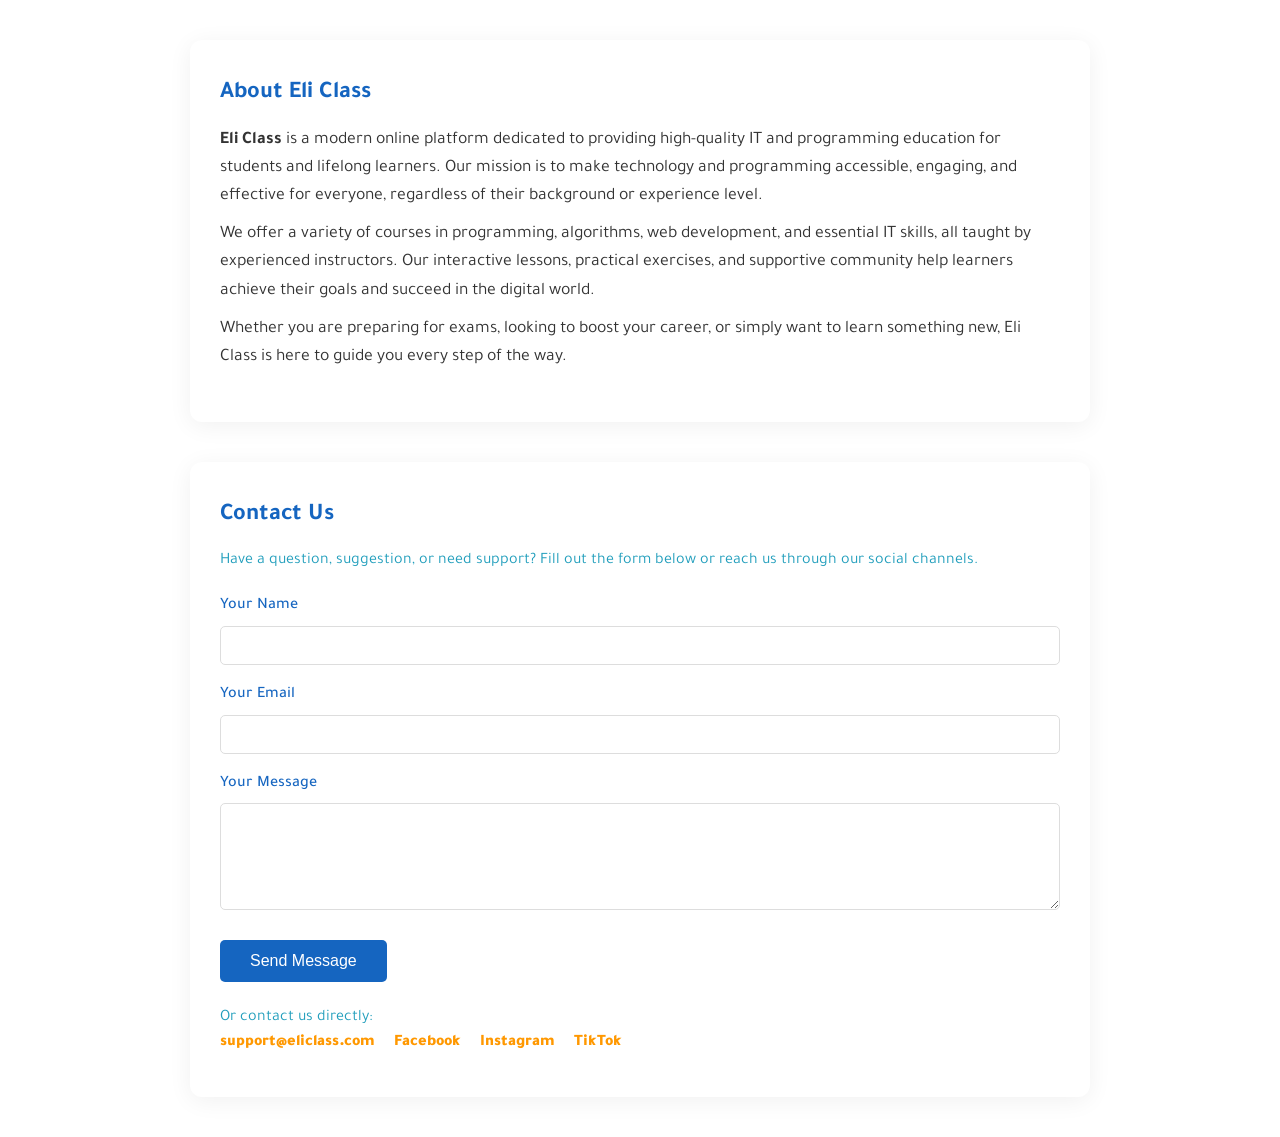
<file: about-contact.html>
<!DOCTYPE html>
<html lang="en" dir="ltr">
<head>
    <meta charset="UTF-8">
    <meta name="viewport" content="width=device-width, initial-scale=1.0">
    <title>About Eli Class & Contact Us</title>
    <link rel="icon" href="source/eliclass.png" type="image/x-icon">
    <link rel="stylesheet" href="style.css">
    <link href="https://fonts.googleapis.com/css2?family=Tajawal:wght@400;500;700&display=swap" rel="stylesheet">
    <style>
        .about-section, .contact-section {
            background: #fff;
            border-radius: 12px;
            box-shadow: 0 4px 24px rgba(0,0,0,0.06);
            margin: 40px auto;
            max-width: 900px;
            padding: 40px 30px;
        }
        .about-section h2, .contact-section h2 {
            color: #1565c0;
            margin-bottom: 18px;
        }
        .about-section p {
            color: #333;
            font-size: 1.1rem;
            margin-bottom: 10px;
        }
        .contact-section form {
            margin-top: 20px;
        }
        .contact-section label {
            display: block;
            margin-bottom: 6px;
            color: #1565c0;
            font-weight: 500;
        }
        .contact-section input, .contact-section textarea {
            width: 100%;
            padding: 10px;
            margin-bottom: 18px;
            border: 1px solid #ddd;
            border-radius: 5px;
            font-family: inherit;
        }
        .contact-section button {
            background: #1565c0;
            color: #fff;
            border: none;
            padding: 12px 30px;
            border-radius: 5px;
            font-size: 1rem;
            cursor: pointer;
            transition: background 0.2s;
        }
        .contact-section button:hover {
            background: #0d47a1;
        }
        .contact-info {
            margin-top: 24px;
        }
        .contact-info a {
            color: #ff9800;
            text-decoration: none;
            margin-right: 15px;
        }
        .contact-info a:hover {
            text-decoration: underline;
        }
    </style>
</head>
<body>
    <section class="about-section">
        <h2>About Eli Class</h2>
        <p><strong>Eli Class</strong> is a modern online platform dedicated to providing high-quality IT and programming education for students and lifelong learners. Our mission is to make technology and programming accessible, engaging, and effective for everyone, regardless of their background or experience level.</p>
        <p>We offer a variety of courses in programming, algorithms, web development, and essential IT skills, all taught by experienced instructors. Our interactive lessons, practical exercises, and supportive community help learners achieve their goals and succeed in the digital world.</p>
        <p>Whether you are preparing for exams, looking to boost your career, or simply want to learn something new, Eli Class is here to guide you every step of the way.</p>
    </section>

    <section class="contact-section">
        <h2>Contact Us</h2>
        <p>Have a question, suggestion, or need support? Fill out the form below or reach us through our social channels.</p>
        <form id="contactForm" autocomplete="off">
            <label for="name">Your Name</label>
            <input type="text" id="name" name="name" required>

            <label for="email">Your Email</label>
            <input type="email" id="email" name="email" required>

            <label for="message">Your Message</label>
            <textarea id="message" name="message" rows="5" required></textarea>

            <button type="submit">Send Message</button>
        </form>
        <div class="contact-info">
            <p>Or contact us directly:</p>
            <a href="mailto:support@eliclass.com">support@eliclass.com</a>
            <a href="https://www.facebook.com/profile.php?id=61572584305078" target="_blank">Facebook</a>
            <a href="https://www.instagram.com/synta.academy/" target="_blank">Instagram</a>
            <a href="https://www.tiktok.com/@synta.academy" target="_blank">TikTok</a>
        </div>
    </section>
    <script>
        // Simple form handler (demo only)
        document.getElementById('contactForm').addEventListener('submit', function(e) {
            e.preventDefault();
            alert('Thank you for contacting Eli Class! We will get back to you soon.');
            this.reset();
        });
    </script>
</body>
</html>
</file>
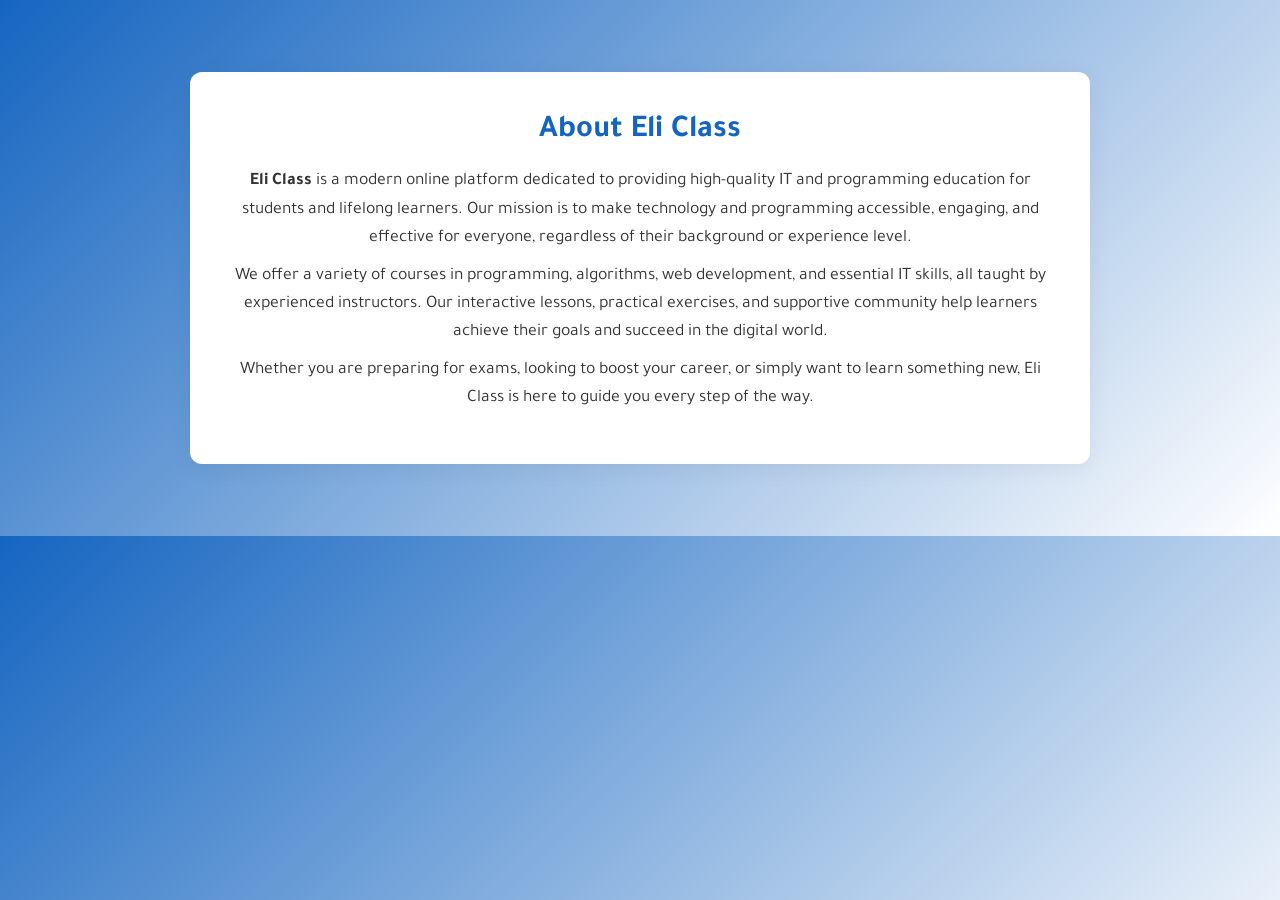
<file: about.html>
<!DOCTYPE html>
<html lang="en" dir="ltr">
<head>
    <meta charset="UTF-8">
    <meta name="viewport" content="width=device-width, initial-scale=1.0">
    <title>About Eli Class</title>
    <link rel="icon" href="source/eliclass.png" type="image/x-icon">
    <link rel="stylesheet" href="style.css">
    <link href="https://fonts.googleapis.com/css2?family=Tajawal:wght@400;500;700&display=swap" rel="stylesheet">
    <link rel="stylesheet" href="css/static-page.css">
    <style>
        .about-section {
            background: #fff;
            border-radius: 12px;
            box-shadow: 0 4px 24px rgba(0,0,0,0.06);
            margin: 40px auto;
            max-width: 900px;
            padding: 40px 30px;
        }
        .about-section h2 {
            color: #1565c0;
            margin-bottom: 18px;
        }
        .about-section p {
            color: #333;
            font-size: 1.1rem;
            margin-bottom: 10px;
        }
    </style>
</head>
<body>
    <section class="about-section">
        <h2>About Eli Class</h2>
        <p><strong>Eli Class</strong> is a modern online platform dedicated to providing high-quality IT and programming education for students and lifelong learners. Our mission is to make technology and programming accessible, engaging, and effective for everyone, regardless of their background or experience level.</p>
        <p>We offer a variety of courses in programming, algorithms, web development, and essential IT skills, all taught by experienced instructors. Our interactive lessons, practical exercises, and supportive community help learners achieve their goals and succeed in the digital world.</p>
        <p>Whether you are preparing for exams, looking to boost your career, or simply want to learn something new, Eli Class is here to guide you every step of the way.</p>
    </section>
</body>
</html>
</file>
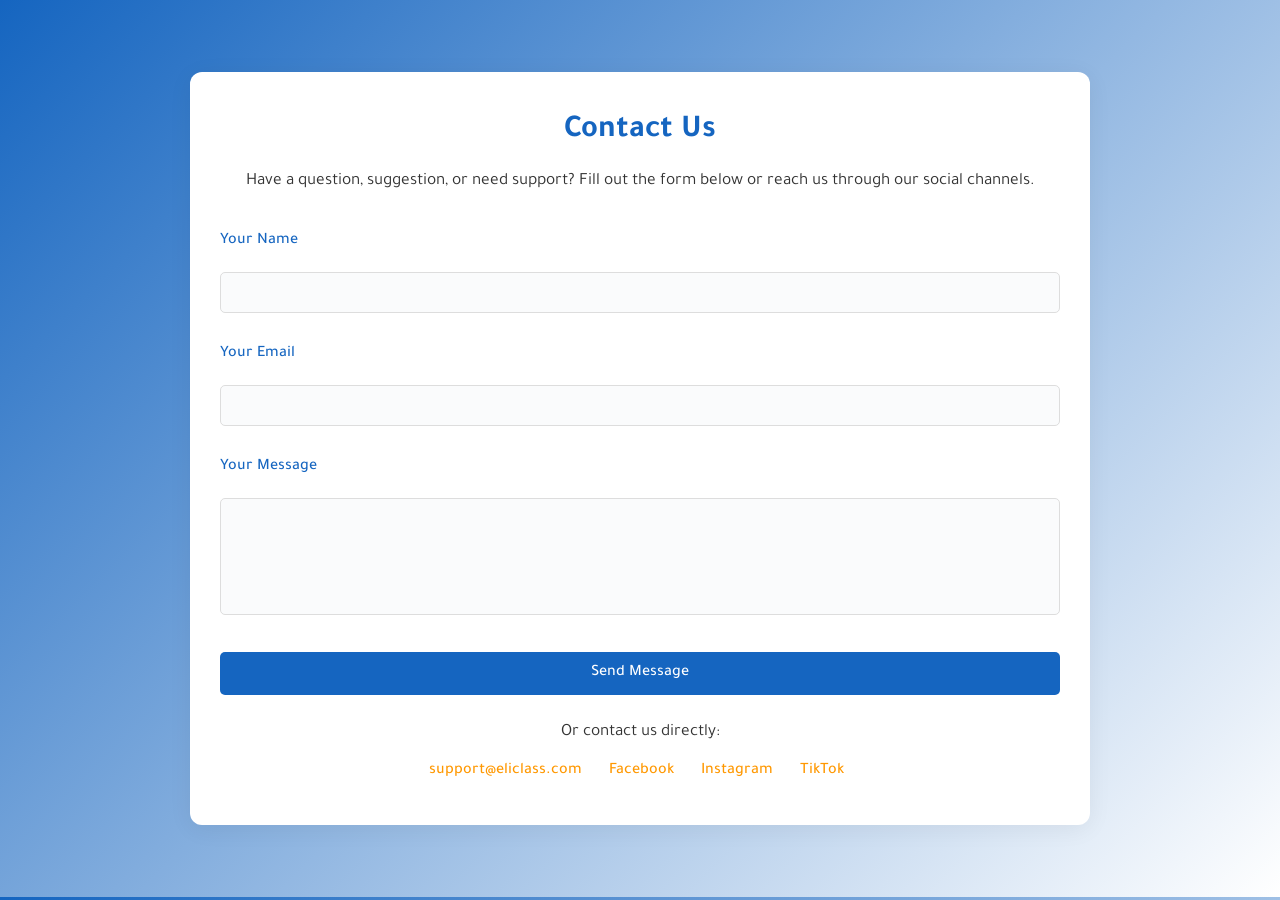
<file: contact.html>
<!DOCTYPE html>
<html lang="en" dir="ltr">
<head>
    <meta charset="UTF-8">
    <meta name="viewport" content="width=device-width, initial-scale=1.0">
    <title>Contact Us - Eli Class</title>
    <link rel="icon" href="source/eliclass.png" type="image/x-icon">
    <link rel="stylesheet" href="style.css">
    <link href="https://fonts.googleapis.com/css2?family=Tajawal:wght@400;500;700&display=swap" rel="stylesheet">
    <link rel="stylesheet" href="css/static-page.css">
    <style>
        .contact-section {
            background: #fff;
            border-radius: 12px;
            box-shadow: 0 4px 24px rgba(0,0,0,0.06);
            margin: 40px auto;
            max-width: 900px;
            padding: 40px 30px;
        }
        .contact-section h2 {
            color: #1565c0;
            margin-bottom: 18px;
        }
        .contact-section form {
            margin-top: 20px;
        }
        .contact-section label {
            display: block;
            margin-bottom: 6px;
            color: #1565c0;
            font-weight: 500;
        }
        .contact-section input, .contact-section textarea {
            width: 100%;
            padding: 10px;
            margin-bottom: 18px;
            border: 1px solid #ddd;
            border-radius: 5px;
            font-family: inherit;
        }
        .contact-section button {
            background: #1565c0;
            color: #fff;
            border: none;
            padding: 12px 30px;
            border-radius: 5px;
            font-size: 1rem;
            cursor: pointer;
            transition: background 0.2s;
        }
        .contact-section button:hover {
            background: #0d47a1;
        }
        .contact-info {
            margin-top: 24px;
        }
        .contact-info a {
            color: #ff9800;
            text-decoration: none;
            margin-right: 15px;
        }
        .contact-info a:hover {
            text-decoration: underline;
        }
    </style>
</head>
<body>
    <section class="contact-section">
        <h2>Contact Us</h2>
        <p>Have a question, suggestion, or need support? Fill out the form below or reach us through our social channels.</p>
        <form id="contactForm" autocomplete="off">
            <label for="name">Your Name</label>
            <input type="text" id="name" name="name" required>

            <label for="email">Your Email</label>
            <input type="email" id="email" name="email" required>

            <label for="message">Your Message</label>
            <textarea id="message" name="message" rows="5" required></textarea>

            <button type="submit">Send Message</button>
        </form>
        <div class="contact-info">
            <p>Or contact us directly:</p>
            <a href="mailto:support@eliclass.com">support@eliclass.com</a>
            <a href="https://www.facebook.com/profile.php?id=61572584305078" target="_blank">Facebook</a>
            <a href="https://www.instagram.com/synta.academy/" target="_blank">Instagram</a>
            <a href="https://www.tiktok.com/@synta.academy" target="_blank">TikTok</a>
        </div>
    </section>
    <script>
        // Simple form handler (demo only)
        document.getElementById('contactForm').addEventListener('submit', function(e) {
            e.preventDefault();
            alert('Thank you for contacting Eli Class! We will get back to you soon.');
            this.reset();
        });
    </script>
</body>
</html>
</file>
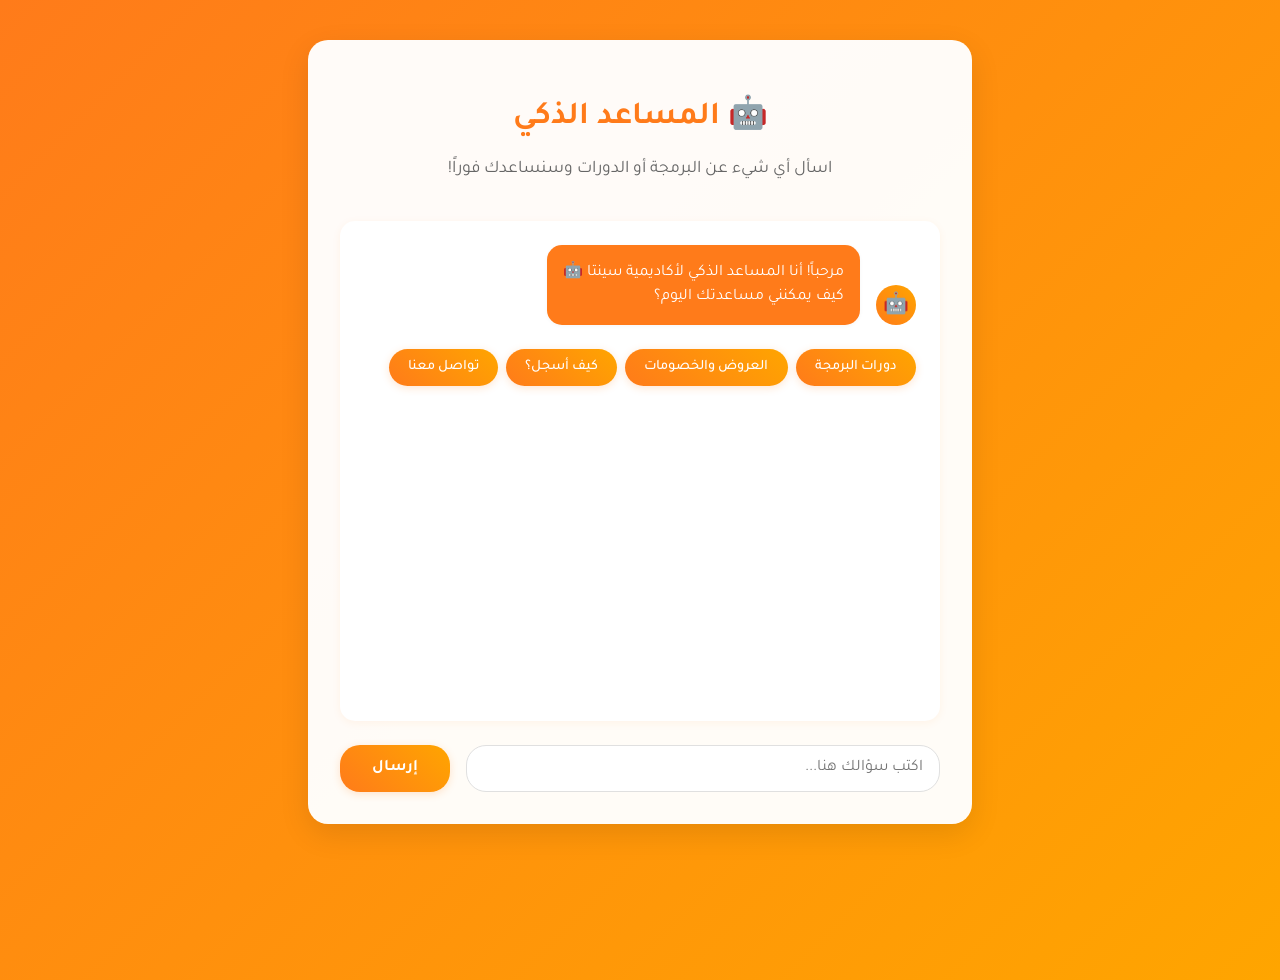
<file: pages/chatbot/chatbot.html>
<!DOCTYPE html>
<html lang="ar" dir="rtl">
<head>
    <meta charset="UTF-8">
    <meta name="viewport" content="width=device-width, initial-scale=1.0">
    <title>المساعد الذكي - أكاديمية سينتا</title>
    <link rel="preconnect" href="https://fonts.googleapis.com">
    <link rel="preconnect" href="https://fonts.gstatic.com" crossorigin>
    <link href="https://fonts.googleapis.com/css2?family=Tajawal:wght@400;500;700&display=swap" rel="stylesheet">
    <link rel="stylesheet" href="../../css/chatbot.css">
</head>
<body>
    <div class="chatbot-container">
        <div class="chatbot-header">
            <h1>🤖 المساعد الذكي</h1>
            <p>اسأل أي شيء عن البرمجة أو الدورات وسنساعدك فوراً!</p>
        </div>
        <div class="chatbot-messages" id="chatbot-messages"></div>
        <form class="chatbot-input" id="chatbot-form">
            <input type="text" id="chatbot-question" placeholder="اكتب سؤالك هنا..." autocomplete="off">
            <button type="submit">إرسال</button>
        </form>
    </div>
    <script src="../../js/chatbot.js"></script>
</body>
</html>
</file>
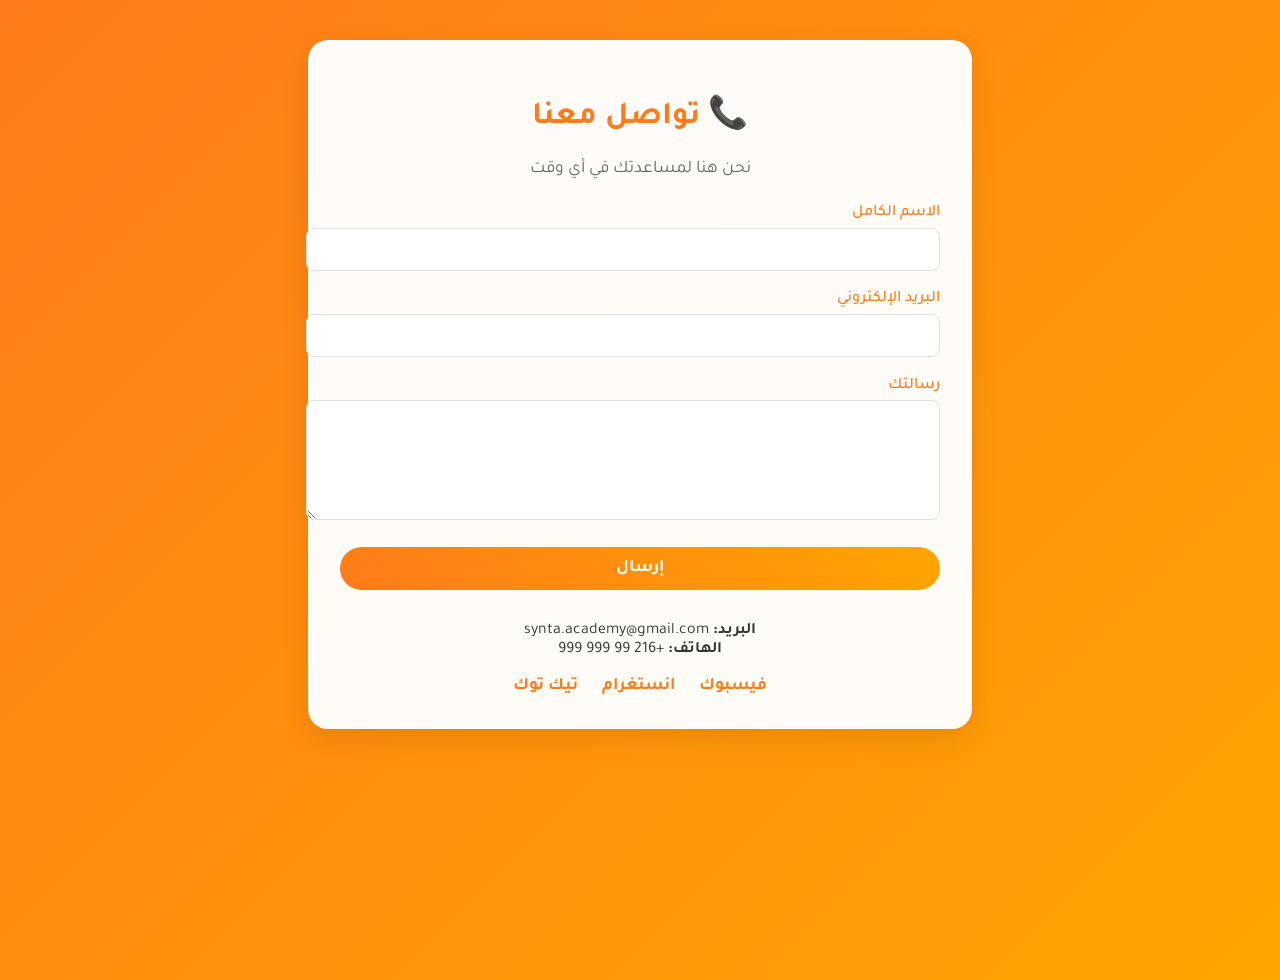
<file: pages/contact/contact.html>
<!DOCTYPE html>
<html lang="ar" dir="rtl">
<head>
    <meta charset="UTF-8">
    <meta name="viewport" content="width=device-width, initial-scale=1.0">
    <title>تواصل معنا - أكاديمية سينتا</title>
    <link rel="preconnect" href="https://fonts.googleapis.com">
    <link rel="preconnect" href="https://fonts.gstatic.com" crossorigin>
    <link href="https://fonts.googleapis.com/css2?family=Tajawal:wght@400;500;700&display=swap" rel="stylesheet">
    <link rel="stylesheet" href="../../css/contact.css">
</head>
<body>
    <div class="contact-container">
        <div class="contact-header">
            <h1>📞 تواصل معنا</h1>
            <p>نحن هنا لمساعدتك في أي وقت</p>
        </div>
        <form class="contact-form" id="contact-form">
            <div class="form-group">
                <label for="name">الاسم الكامل</label>
                <input type="text" id="name" required>
            </div>
            <div class="form-group">
                <label for="email">البريد الإلكتروني</label>
                <input type="email" id="email" required>
            </div>
            <div class="form-group">
                <label for="message">رسالتك</label>
                <textarea id="message" rows="5" required></textarea>
            </div>
            <button type="submit" class="contact-btn">إرسال</button>
        </form>
        <div class="contact-info">
            <div><strong>البريد:</strong> synta.academy@gmail.com</div>
            <div><strong>الهاتف:</strong> +216 99 999 999</div>
            <div class="social-links">
                <a href="#"><span>فيسبوك</span></a>
                <a href="#"><span>انستغرام</span></a>
                <a href="#"><span>تيك توك</span></a>
            </div>
        </div>
    </div>
    <script src="../../js/contact.js"></script>
</body>
</html>
</file>
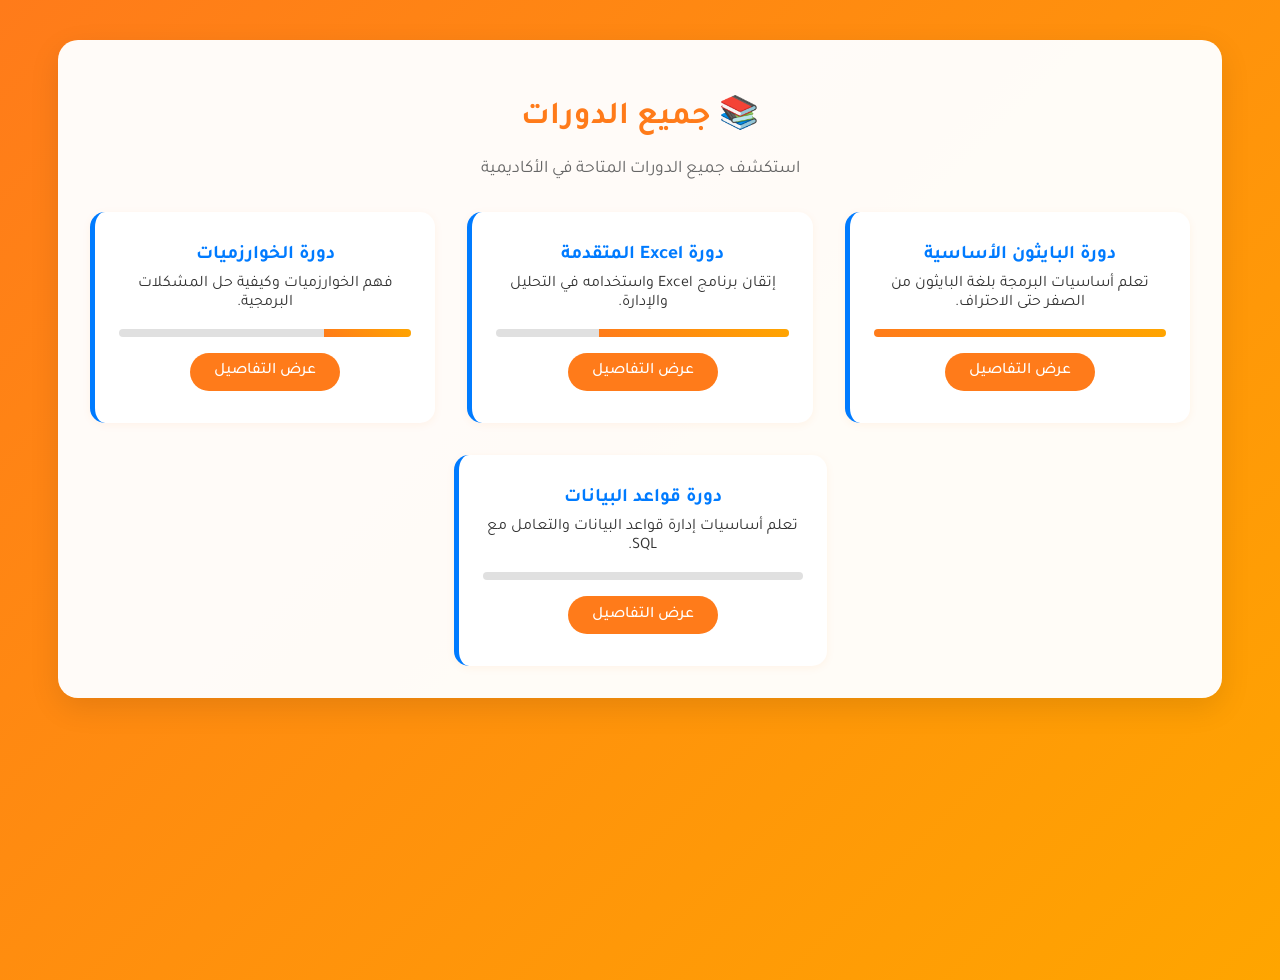
<file: pages/courses/courses.html>
<!DOCTYPE html>
<html lang="ar" dir="rtl">
<head>
    <meta charset="UTF-8">
    <meta name="viewport" content="width=device-width, initial-scale=1.0">
    <title>الدورات - أكاديمية سينتا</title>
    <link rel="preconnect" href="https://fonts.googleapis.com">
    <link rel="preconnect" href="https://fonts.gstatic.com" crossorigin>
    <link href="https://fonts.googleapis.com/css2?family=Tajawal:wght@400;500;700&display=swap" rel="stylesheet">
    <link rel="stylesheet" href="../../css/courses.css">
</head>
<body>
    <div class="courses-container">
        <div class="courses-header">
            <h1>📚 جميع الدورات</h1>
            <p>استكشف جميع الدورات المتاحة في الأكاديمية</p>
        </div>
        <div class="courses-list" id="courses-list">
            <!-- Courses will be loaded here -->
        </div>
    </div>
    <script src="../../js/courses.js"></script>
</body>
</html>
</file>
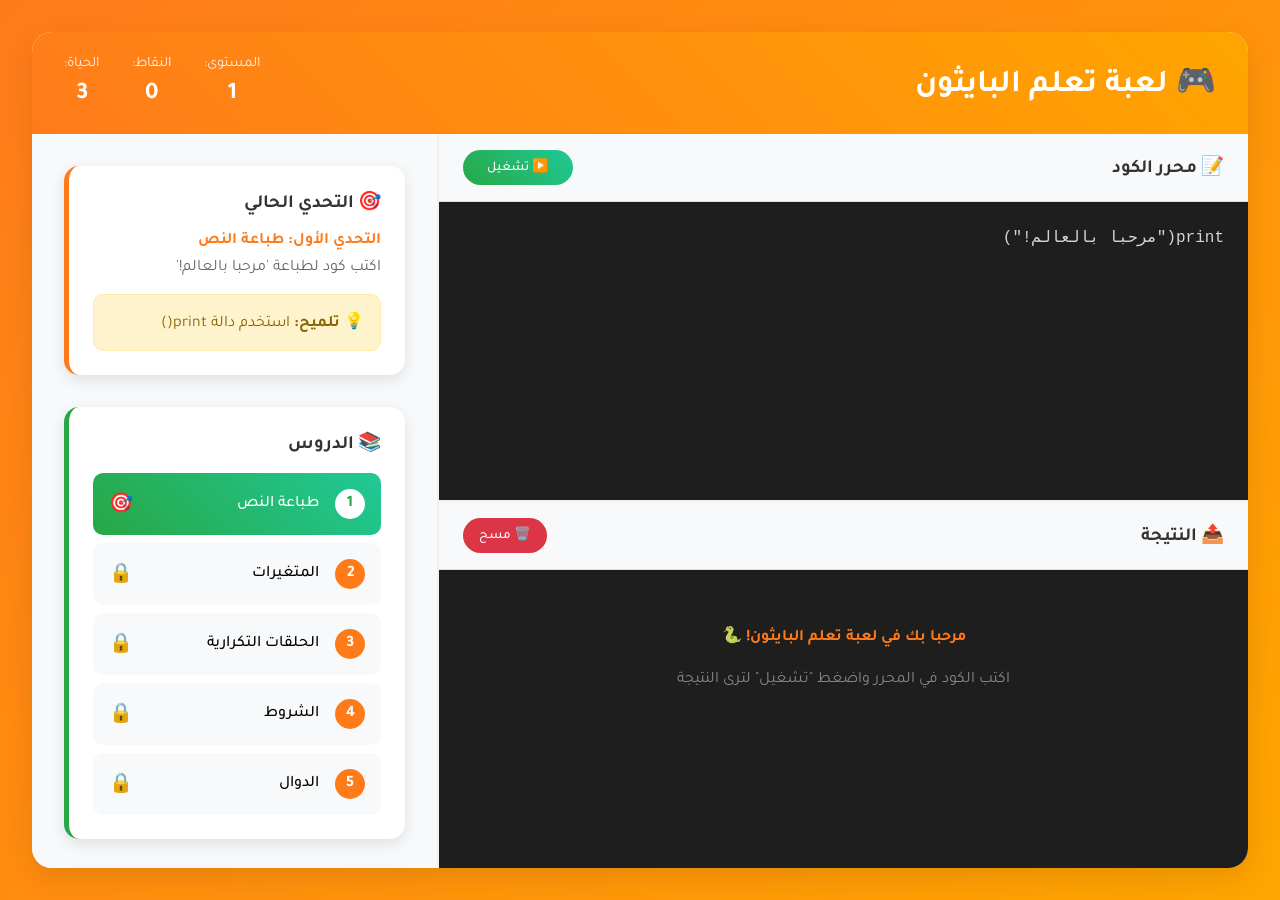
<file: pages/game/game.html>
<!DOCTYPE html>
<html lang="ar" dir="rtl">
<head>
    <meta charset="UTF-8">
    <meta name="viewport" content="width=device-width, initial-scale=1.0">
    <title>لعبة التعلم - أكاديمية سينتا</title>
    <!-- Fonts -->
    <link rel="preconnect" href="https://fonts.googleapis.com">
    <link rel="preconnect" href="https://fonts.gstatic.com" crossorigin>
    <link href="https://fonts.googleapis.com/css2?family=Tajawal:wght@400;500;700&display=swap" rel="stylesheet">
    <!-- CSS -->
    <link rel="stylesheet" href="../../css/game.css">
</head>
<body>
    <div class="game-container">
        <div class="game-header">
            <h1>🎮 لعبة تعلم البايثون</h1>
            <div class="game-stats">
                <div class="stat">
                    <span class="stat-label">المستوى:</span>
                    <span class="stat-value" id="level">1</span>
                </div>
                <div class="stat">
                    <span class="stat-label">النقاط:</span>
                    <span class="stat-value" id="score">0</span>
                </div>
                <div class="stat">
                    <span class="stat-label">الحياة:</span>
                    <span class="stat-value" id="lives">3</span>
                </div>
            </div>
        </div>

        <div class="game-content">
            <div class="game-area">
                <div class="code-editor">
                    <div class="editor-header">
                        <h3>📝 محرر الكود</h3>
                        <button class="run-btn" onclick="runCode()">▶️ تشغيل</button>
                    </div>
                    <textarea id="code-input" placeholder="اكتب كود البايثون هنا...">print("مرحبا بالعالم!")</textarea>
                </div>

                <div class="output-area">
                    <div class="output-header">
                        <h3>📤 النتيجة</h3>
                        <button class="clear-btn" onclick="clearOutput()">🗑️ مسح</button>
                    </div>
                    <div id="output" class="output-content">
                        <div class="welcome-message">
                            <h4>مرحبا بك في لعبة تعلم البايثون! 🐍</h4>
                            <p>اكتب الكود في المحرر واضغط "تشغيل" لترى النتيجة</p>
                        </div>
                    </div>
                </div>
            </div>

            <div class="game-sidebar">
                <div class="challenge-section">
                    <h3>🎯 التحدي الحالي</h3>
                    <div class="challenge-content">
                        <h4 id="challenge-title">التحدي الأول: طباعة النص</h4>
                        <p id="challenge-description">اكتب كود لطباعة "مرحبا بالعالم!"</p>
                        <div class="hint">
                            <strong>💡 تلميح:</strong>
                            <span id="challenge-hint">استخدم دالة print()</span>
                        </div>
                    </div>
                </div>

                <div class="lessons-section">
                    <h3>📚 الدروس</h3>
                    <div class="lessons-list">
                        <div class="lesson-item active" data-lesson="1">
                            <span class="lesson-number">1</span>
                            <span class="lesson-title">طباعة النص</span>
                            <span class="lesson-status">✅</span>
                        </div>
                        <div class="lesson-item" data-lesson="2">
                            <span class="lesson-number">2</span>
                            <span class="lesson-title">المتغيرات</span>
                            <span class="lesson-status">🔒</span>
                        </div>
                        <div class="lesson-item" data-lesson="3">
                            <span class="lesson-number">3</span>
                            <span class="lesson-title">الحلقات التكرارية</span>
                            <span class="lesson-status">🔒</span>
                        </div>
                        <div class="lesson-item" data-lesson="4">
                            <span class="lesson-number">4</span>
                            <span class="lesson-title">الشروط</span>
                            <span class="lesson-status">🔒</span>
                        </div>
                        <div class="lesson-item" data-lesson="5">
                            <span class="lesson-number">5</span>
                            <span class="lesson-title">الدوال</span>
                            <span class="lesson-status">🔒</span>
                        </div>
                    </div>
                </div>

                <div class="achievements-section">
                    <h3>🏆 الإنجازات</h3>
                    <div class="achievements-list">
                        <div class="achievement-item unlocked">
                            <span class="achievement-icon">🎯</span>
                            <span class="achievement-title">المبتدئ</span>
                        </div>
                        <div class="achievement-item locked">
                            <span class="achievement-icon">🚀</span>
                            <span class="achievement-title">المبرمج</span>
                        </div>
                        <div class="achievement-item locked">
                            <span class="achievement-icon">👑</span>
                            <span class="achievement-title">الخبير</span>
                        </div>
                    </div>
                </div>
            </div>
        </div>
    </div>

    <!-- Scripts -->
    <script src="../../js/game.js"></script>
</body>
</html>
</file>
<file: style.css>
/* ====== Global Styles ====== */
:root {
    --primary-color: #013047;
    --text-color: #219EBC;
    --secondary-color: #4e1ff6;
    --light-bg: #f8f9fa;
    --dark-text: #333;
    --light-text: #fff;
    --gray-text: #6c757d;
}

* {
    margin: 0;
    padding: 0;
    box-sizing: border-box;
}

html {
    scroll-behavior: smooth;
}
section {
    display: block; /* Makes the section a block element (default for <section>) */
    overflow: hidden; /* Hides any overflow (removes scrollbars) */
    width: 100%; /* Ensures full width */
}

iframe {
    width: 100%; /* Full width of its container */
    height: 100vh; /* Full viewport height (adjust as needed) */
    border: none; /* Removes default iframe border */
    display: block; /* Ensures iframe is a block element */
    overflow: hidden; /* Hides scrollbars inside iframe */
    margin-top: 30px;
}
body {
    font-family: 'Tajawal', sans-serif;
    color: var(--text-color);
    background-color: #fff;
    line-height: 1.6;
}

body.menu-open {
    overflow: hidden;
    position: fixed;
    width: 100%;
}

.container {
    width: 100%;
    max-width: 1500px;
    margin: 0 auto;
    padding: 0 3rem;
}
/*logo synta */

.logo {
    font-size: medium;
    margin-top: 10px;
    margin-left: 5px; /* Adds 10px space from left screen border */
    margin-right: 30px; /* Adds 10px space from right side (if needed) */
}
.logo img {
    width: 80px; /* Reduced from 80px */
    height: auto; /* Maintain aspect ratio */
    transition: all 0.3s ease; /* Smooth resizing on hover if needed */
}


/* ====== Typography ====== */
h1, h2, h3, h4, h5, h6 {
    color: var(--primary-color);
    line-height: 1.2;
}

a {
    text-decoration: none;
    color: inherit;
    font-weight: 1000;
}

ul {
    list-style: none;
}

.section-title {
    text-align: center;
    margin-bottom: 50px;
    font-size: 2rem;
    position: relative;
}

.section-title::after {
    content: '';
    position: absolute;
    bottom: -15px;
    left: 50%;
    transform: translateX(-50%);
    width: 80px;
    height: 3px;
    background-color: var(--secondary-color);
}

/* ====== Buttons ====== */
.btn {
    display: inline-block;
    padding: 10px 20px;
    border-radius: 5px;
    font-weight: 500;
    transition: all 0.3s ease;
    text-align: center;
}

.primary-btn {
    background-color: var(--primary-color);
    color: var(--light-text);
}

.primary-btn:hover {
    background-color: #012235;
    transform: translateY(-2px);
}

.secondary-btn {
    background-color: var(--secondary-color);
    color: var(--light-text);
}

.secondary-btn:hover {
    background-color: #e6740e;
    transform: translateY(-2px);
}

.login-btn {
    border: 1px solid var(--primary-color);
    color: var(--primary-color);
    background-color: transparent;
}

.login-btn:hover {
    background-color: var(--primary-color);
    color: var(--light-text);
}

.register-btn {
    background-color: var(--secondary-color);
    color: var(--light-text);
}

.register-btn:hover {
    background-color: #e6740e;
}

/* ====== Header & Navigation ====== */
header {
    background-color: var(--light-text);
    box-shadow: 0 2px 10px rgba(0, 0, 0, 0.1);
    position: fixed;
    width: 100%;
    top: 0;
    z-index: 1000;
}

header .container {
    display: flex;
    justify-content: space-between;
    align-items: center;
    padding: 15px 0;
    height: 80px;
}

.logo h1 {
    color: var(--primary-color);
    font-size: 1.5rem;
    font-weight: 700;
}

nav ul {
    display: flex;
    align-items: center;
}

nav ul li {
    margin-left: 30px;
}


nav ul li a {
    color: var(--primary-color);
    font-weight: 500;
    font-size: 1.2rem;
    padding: 0.75rem 0.8rem;
    transition: all 0.3s ease;
    position: relative;
}

nav ul li a:hover {
    color: var(--secondary-color);
}

nav ul li a.active {
    color: var(--secondary-color);
    font-weight: 1000;
}

nav ul li a.active::after {
    content: '';
    position: absolute;
    bottom: -5px;
    left: 0;
    width: 100%;
    height: 2px;
    background-color: var(--secondary-color);
}

.auth-buttons {
    display: flex;
    align-items: center;
    gap: 1rem;
}

.auth-buttons .btn {
    margin-left: 10px;
    margin-right: 10px;
    padding: 8px 15px;
}

/* ====== Main Content ====== */
main {
    padding-top: 80px;
}

/* ====== Hero Section ====== */
.hero {
    padding: 10rem 0;
    margin-top: 0;
    background: linear-gradient(135deg, rgba(1, 48, 71, 0.08) 0%, rgba(33, 158, 188, 0.04) 100%);
    background: url('source/back4.png') center/cover no-repeat;
}

.hero .container {
    display: flex;
    align-items: center;
    justify-content: space-between;
}

.hero-content {
    flex: 1;
    padding-left: 30px;
}

.hero-content h1 {
    font-size: 3.2rem;
    margin-bottom: 20px;
    color: var(--primary-color);
}

.hero-content p {
    font-size: 1.4rem;
    margin-bottom: 30px;
    color: var(--text-color);
}

.hero-buttons .btn {
    margin-left: 15px;
}

.hero-image {
    flex: 0;
}

.hero-image img {
    max-width: 100%;
}

/* ====== Courses Section ====== */
.courses {
    padding: 80px 0;
}

.courses-grid {
    display: grid;
    grid-template-columns: repeat(auto-fill, minmax(320px, 1fr));
    gap: 50px;
    align-items: center;
}

.course-card {
    background-color: var(--light-text);
    border-radius: 10px;
    overflow: hidden;
    margin-bottom: 4rem;
    box-shadow: 0 15px 40px rgba(0,0,0,0.1);
    transition: transform 0.3s, box-shadow 0.3s;
    position: relative;
    max-width: 350px;
}

.course-card:hover {
    transform: translateY(-10px);
    box-shadow: 0 15px 30px rgba(0, 0, 0, 0.1);
}

.course-badge {
    position: absolute;
    top: 15px;
    right: 15px;
    background-color: var(--secondary-color);
    color: var(--light-text);
    padding: 5px 10px;
    border-radius: 5px;
    font-size: 0.8rem;
    font-weight: 500;
    z-index: 1;
}

.course-image {
    height: 180px;
    overflow: hidden;
}

.course-image img {
    width: 100%;
    height: 100%;
    object-fit: cover;
    transition: transform 0.5s;
}

.course-card:hover .course-image img {
    transform: scale(1.1);
}

.course-content {
    padding: 20px;
}

.course-content h3 {
    margin-bottom: 10px;
    color: var(--primary-color);
}

.course-description {
    color: var(--gray-text);
    margin-bottom: 15px;
    font-size: 0.9rem;
}

.course-meta {
    display: flex;
    justify-content: space-between;
    margin-bottom: 15px;
    font-size: 0.8rem;
    color: var(--gray-text);
}

.course-rating {
    margin-bottom: 15px;
}

.stars {
    color: var(--secondary-color);
}

.rating-count {
    color: var(--gray-text);
    font-size: 0.8rem;
    margin-right: 5px;
}

.course-price {
    display: flex;
    justify-content: space-between;
    align-items: center;
    margin-top: 20px;
}

.price {
    font-weight: 700;
    color: var(--primary-color);
    font-size: 1.2rem;
}

.enroll-btn {
    background-color: var(--secondary-color);
    color: var(--light-text);
    padding: 8px 15px;
    font-size: 0.9rem;
}

.enroll-btn:hover {
    background-color: #e6740e;
}

.view-all {
    text-align: center;
    margin-top: 50px;
}

.view-all-btn {
    border: 1px solid var(--primary-color);
    color: var(--primary-color);
    background-color: transparent;
    padding: 12px 30px;
}

.view-all-btn:hover {
    background-color: var(--primary-color);
    color: var(--light-text);
}

/* ====== Features Section ====== */
.features {
    padding: 6rem 0;
    background-color: var(--light-bg);
}

.features-grid {
    display: grid;
    grid-template-columns: repeat(auto-fill, minmax(250px, 1fr));
    gap: 30px;
    padding-right: 3.5rem;
    padding-left: auto;
    
}

.feature-card {
    max-width: 250px;
    background-color: var(--light-text);
    padding: 3rem 2rem;
    min-height: 350px;
    border-radius: 10px;
    text-align: center;
    box-shadow: 0 5px 15px rgba(0, 0, 0, 0.05);
    transition: transform 0.3s;
}

.feature-card:hover {
    transform: translateY(-10px);
}

.feature-icon {
    font-size: 2.5rem;
    margin-bottom: 20px;
    color: var(--secondary-color);
}

.feature-card h3 {
    margin-bottom: 15px;
    font-size: 1.2rem;
}

.feature-card p {
    color: var(--gray-text);
    font-size: 0.9rem;
}

/* ====== Testimonials Section ====== */
.testimonials {
    padding: 80px 0;
}

.testimonials-grid {
    display: grid;
    grid-template-columns: repeat(auto-fill, minmax(350px, 1fr));
    gap: 30px;
}

.testimonial-card {
    background-color: var(--light-text);
    padding: 30px;
    border-radius: 10px;
    box-shadow: 0 5px 15px rgba(0, 0, 0, 0.05);
}

.testimonial-content p {
    font-style: italic;
    color: var(--dark-text);
    margin-bottom: 20px;
    position: relative;
}

.testimonial-content p::before {
    content: '"';
    font-size: 3rem;
    color: var(--secondary-color);
    position: absolute;
    top: -20px;
    right: -10px;
    opacity: 0.2;
}

.testimonial-author {
    display: flex;
    align-items: center;
}

.author-image {
    width: 50px;
    height: 50px;
    border-radius: 50%;
    background-color: #219EBC;
    margin-left: 15px;
}

.author-info h4 {
    color: var(--primary-color);
    margin-bottom: 5px;
}

.author-info p {
    color: var(--gray-text);
    font-size: 0.8rem;
}

/* ====== CTA Section ====== */
.cta {
    padding: 80px 0;
    background-color: var(--primary-color);
    color: var(--light-text);
    text-align: center;
}

.cta h2 {
    color: var(--light-text);
    margin-bottom: 20px;
}

.cta p {
    margin-bottom: 30px;
    font-size: 1.1rem;
}

.cta-btn {
    background-color: var(--secondary-color);
    color: var(--light-text);
    padding: 12px 30px;
    font-size: 1.1rem;
}

.cta-btn:hover {
    background-color: #e6740e;
    transform: translateY(-2px);
}

/* ====== Footer ====== */
footer {
    background-color: #012235;
    color: var(--light-text);
    padding: 60px 0 0;
}

.footer-grid {
    display: grid;
    grid-template-columns: repeat(auto-fit, minmax(250px, 1fr));
    gap: 40px;
    margin-bottom: 40px;
}

.footer-about h3 {
    color: var(--light-text);
    margin-bottom: 20px;
    font-size: 1.5rem;
}
.footer-about h3 img{
    width: auto;
    height: 90px;
}
.footer-about p {
    color: rgba(255, 255, 255, 0.7);
    font-size: 0.9rem;
}

.footer-links h3, .footer-contact h3 {
    color: var(--light-text);
    margin-bottom: 20px;
    font-size: 1.2rem;
}

.footer-links ul li {
    margin-bottom: 10px;
}

.footer-links ul li a {
    color: rgba(255, 255, 255, 0.7);
    transition: color 0.3s;
    font-size: 0.9rem;
}

.footer-links ul li a:hover {
    color: var(--secondary-color);
}

.footer-contact ul li {
    margin-bottom: 15px;
    color: rgba(255, 255, 255, 0.7);
    font-size: 0.9rem;
}

.footer-bottom {
    background-color: #F6851F;
    color: white;
    text-align: center;
    padding: 0.3rem 0;
    font-family: 'Tajawal', sans-serif;
    margin-top: 0.2rem;
    width: 100%;
}

.footer-bottom p {
    margin: 0;
    padding: 0 0.2rem;
    font-weight: 800;
    font-size: 1.2rem;
    letter-spacing: 0.5px;
}

.social-links {
    display: flex;
    gap: 5px;
    justify-content: center;
}

.social-links a {
    font-size: 1.5rem;
    display: flex;
    align-items: center;
    justify-content: center;
    width: 50px;
    height: 50px;
    border-radius: 100%;
    background-color: rgba(255, 255, 255, 0.1);
    color: white;
    transition: all 0.3s ease;
}

.social-links a:hover {
    background-color: var(--primary-color);
    transform: translateY(-3px);
}

/* ====== Mobile Responsiveness ====== */
@media (max-width: 1020px) {
    .container {
        padding: 0 1.5rem;
        width: 100%;
        overflow-x: hidden;
    }
    .logo {
        font-size: medium;
        margin-top: 10px;
        margin-left: 5px; /* Adds 10px space from left screen border */
    }
    header .container {
        padding: 0 1.5rem;
        height: 70px;
    }

    .logo h1 {
        font-size: 1.3rem;
    }

    /* Mobile Menu Button */
    .mobile-menu-btn {
        display: flex;
        flex-direction: column;
        justify-content: space-between;
        width: 30px;
        height: 24px;
        background: transparent;
        border: none;
        cursor: pointer;
        padding: 0;
        z-index: 1001;
    }
    .logo {
        font-size: medium;
        margin-top: 10px;
        margin-left: 5px; /* Adds 10px space from left screen border */
    }
    .menu-icon {
        display: block;
        width: 100%;
        height: 3px;
        background: var(--primary-color);
        transition: all 0.3s ease;
    }

    /* Navigation Menu */
    nav {
        position: fixed;
        top: 70px;
        left: 0;
        right: 0;
        bottom: 0;
        background: white;
        z-index: 1000;
        overflow-y: auto;
        transform: translateY(-100%);
        opacity: 0;
        transition: all 0.3s ease;
        box-shadow: 0 10px 30px rgba(0,0,0,0.1);
    }

    nav.active {
        transform: translateY(0);
        opacity: 1;
    }

    nav ul {
        flex-direction: column;
        padding: 2rem 1rem;
    }

    nav ul li {
        margin: 0;
        text-align: center;
        border-bottom: 1px solid rgba(1, 48, 71, 0.1);
    }

    nav ul li a {
        display: block;
        padding: 1.5rem 0;
        font-size: 1.3rem;
        font-weight: 600;
    }

    nav ul li a.active::after {
        bottom: 15px;
        left: 50%;
        transform: translateX(-50%);
        width: 50%;
    }


    .course-card {
        width: 100%;
        max-width: 320px; /* Set a max-width for better appearance */
        margin-bottom: 2rem;
    }


    /* Auth Buttons */
    .auth-buttons {
        position: fixed;
        bottom: 0;
        left: 0;
        right: 0;
        background: white;
        padding: 1.5rem;
        box-shadow: 0 -5px 20px rgba(0,0,0,0.1);
        z-index: 1001;
        display: none;
    }

    .auth-buttons.active {
        display: flex;
        justify-content: center;
        gap: 1rem;
    }

    .auth-buttons .btn {
        padding: 1rem;
        font-size: 1.1rem;
        flex: 1;
        max-width: 160px;
    }

    /* Hero Section Adjustments */
    .hero .container {
        flex-direction: column;
    }

    .hero-content {
        padding-left: 0;
        margin-bottom: 2rem;
        text-align: center;
    }

    .hero-buttons .btn {
        margin: 0 0.5rem 1rem;
    }

    /* Hamburger Animation */
    .mobile-menu-btn.open .menu-icon:nth-child(1) {
        transform: translateY(8px) rotate(45deg);
    }

    .mobile-menu-btn.open .menu-icon:nth-child(2) {
        opacity: 0;
    }

    .mobile-menu-btn.open .menu-icon:nth-child(3) {
        transform: translateY(-8px) rotate(-45deg);
    }


}
@media (max-width: 730px) {
    .courses-grid {
        display: flex;
        flex-direction: column;
        align-items: center; /* This centers the cards horizontally */
        padding: 0 1rem;
    }
}
/* Extra Small Devices (phones under 576px) */
@media (max-width: 595px) {
    header .container {
        height: 60px;
        padding: 0 1rem;
    }
    .logo img {
        width: 60px; /* Reduced from 80px */
        height: auto; /* Maintain aspect ratio */
        transition: all 0.3s ease; /* Smooth resizing on hover if needed */
    }

    .logo h1 {
        font-size: 1.2rem;
    }

    .mobile-menu-btn {
        width: 25px;
        height: 20px;
    }

    nav {
        top: 60px;
    }

    nav ul li a {
        padding: 1.5rem 0;
        font-size: 1.1rem;
    }

    .auth-buttons {
        padding: 1rem;
    }

    .auth-buttons .btn {
        font-size: 1rem;
        padding: 0.8rem;
    }

    main {
        padding-top: 60px;
    }

    .hero {
        padding: 6rem 0;
    }

    .hero-content h1 {
        font-size: 2.5rem;
    }

    .hero-content p {
        font-size: 1.1rem;
    }

    .footer-bottom p {
        font-size: 1.2rem;
    }
    .features-grid {
        display: flex;
        flex-direction: column;
        align-items: center; /* This centers the cards horizontally */
        padding: 0 1rem;
    }
}
body, .container, .footer-grid, .testimonials-grid {
    direction: ltr;
    text-align: left;
}
</file>
<file: css/static-page.css>
/* Use a light background and center content */
body {
    font-family: 'Tajawal', Arial, sans-serif;
    background: linear-gradient(135deg, #1565c0 0%, #fff 100%);
    max-height: 100vh;
    margin: 0;
    padding: 2rem;
    align-items: center;
    justify-content: center;
    overflow: hidden;
}

/* Shared section styles for about and contact */
.about-section,
.contact-section {
    background: rgba(255,255,255,0.97);
    border-radius: 20px;
    box-shadow: 0 10px 30px rgba(0,0,0,0.08);
    max-width: 1100px;
    width: 100%;
    padding: 2rem 1.5rem;
    margin: 0 auto;
    position: relative;
    display: flex;
    flex-direction: column;
    align-items: stretch;
}

.about-section h2,
.contact-section h2 {
    color: #1565c0;
    font-size: 2rem;
    font-weight: 700;
    margin-bottom: 1rem;
    text-align: center;
}

.about-section p,
.contact-section p {
    color: #333;
    font-size: 1.08rem;
    margin-bottom: 0.8rem;
    text-align: center;
}

.contact-section form {
    margin-top: 1.2rem;
    display: flex;
    flex-direction: column;
    gap: 0.7rem;
}

.contact-section label {
    color: #1565c0;
    font-weight: 500;
    margin-bottom: 0.2rem;
    text-align: left;
}

.contact-section input,
.contact-section textarea {
    width: 100%;
    padding: 0.7rem;
    border: 1px solid #e0e0e0;
    border-radius: 8px;
    font-family: inherit;
    font-size: 1rem;
    background: #fafbfc;
    resize: none;
}

.contact-section button {
    background: #1565c0;
    color: #fff;
    border: none;
    padding: 0.7rem 0;
    border-radius: 20px;
    font-size: 1rem;
    font-family: 'Tajawal', sans-serif;
    font-weight: 500;
    cursor: pointer;
    transition: background 0.2s;
    margin-top: 0.5rem;
}

.contact-section button:hover {
    background: #0d47a1;
}

.contact-info {
    margin-top: 1.5rem;
    text-align: center;
}

.contact-info a {
    color: #ff9800;
    text-decoration: none;
    margin: 0 8px;
    font-weight: 500;
}

.contact-info a:hover {
    text-decoration: underline;
}

@media (max-width: 700px) {
    body {
        padding: 0.5rem;
    }
    .about-section,
    .contact-section {
        padding: 1rem 0.5rem;
        max-width: 98vw;
    }
    .about-section h2,
    .contact-section h2 {
        font-size: 1.3rem;
    }
}
</file>
<file: css/chatbot.css>
body {
    font-family: 'Tajawal', sans-serif;
    background: linear-gradient(135deg, #ff7b1a 0%, #ffa500 100%);
    min-height: 100vh;
    padding: 2rem;
    overflow: hidden;
}

.chatbot-container {
    max-width: 600px;
    margin: 0 auto;
    background: rgba(255,255,255,0.97);
    border-radius: 20px;
    box-shadow: 0 10px 30px rgba(0,0,0,0.1);
    padding: 2rem;
    display: flex;
    flex-direction: column;
    height: 80vh;
}

.chatbot-header {
    text-align: center;
    margin-bottom: 1.5rem;
}

.chatbot-header h1 {
    font-size: 2rem;
    color: #ff7b1a;
    font-weight: 700;
}

.chatbot-header p {
    color: #666;
    font-size: 1.1rem;
}

.chatbot-messages {
    flex: 1;
    background: #fff;
    border-radius: 15px;
    padding: 1.5rem;
    overflow-y: auto;
    margin-bottom: 1.5rem;
    box-shadow: 0 2px 8px rgba(255,123,26,0.07);
    display: flex;
    flex-direction: column;
    gap: 1rem;
}

.message {
    display: flex;
    align-items: flex-end;
    gap: 1rem;
    animation: slideInUp 0.3s ease-out;
}

.message.user {
    flex-direction: row-reverse;
}

.message .bubble {
    max-width: 70%;
    padding: 1rem;
    border-radius: 15px;
    font-size: 1rem;
    font-family: 'Tajawal', sans-serif;
    font-weight: 400;
    background: #ff7b1a;
    color: #fff;
    box-shadow: 0 1px 4px rgba(0,0,0,0.04);
    line-height: 1.5;
    white-space: pre-line;
}

.message.user .bubble {
    background: #ffa500;
    color: #fff;
}

.message .avatar {
    width: 40px;
    height: 40px;
    border-radius: 50%;
    background: linear-gradient(45deg, #ff7b1a, #ffa500);
    display: flex;
    align-items: center;
    justify-content: center;
    color: #fff;
    font-size: 1.3rem;
    font-weight: 700;
    flex-shrink: 0;
}

/* Typing indicator */
.typing-indicator .bubble.typing {
    background: #f0f0f0;
    color: #666;
    display: flex;
    align-items: center;
    gap: 4px;
    padding: 0.8rem 1rem;
}

.typing-indicator .bubble.typing span {
    width: 8px;
    height: 8px;
    border-radius: 50%;
    background: #ff7b1a;
    animation: typing 1.4s infinite ease-in-out;
}

.typing-indicator .bubble.typing span:nth-child(1) {
    animation-delay: -0.32s;
}

.typing-indicator .bubble.typing span:nth-child(2) {
    animation-delay: -0.16s;
}

@keyframes typing {
    0%, 80%, 100% {
        transform: scale(0.8);
        opacity: 0.5;
    }
    40% {
        transform: scale(1);
        opacity: 1;
    }
}

/* Quick replies */
.quick-replies {
    display: flex;
    flex-wrap: wrap;
    gap: 0.5rem;
    margin-top: 0.5rem;
    animation: slideInUp 0.3s ease-out;
}

.quick-reply-btn {
    background: linear-gradient(45deg, #ff7b1a, #ffa500);
    color: #fff;
    border: none;
    border-radius: 20px;
    padding: 0.6rem 1.2rem;
    font-family: 'Tajawal', sans-serif;
    font-size: 0.9rem;
    font-weight: 500;
    cursor: pointer;
    transition: all 0.2s ease;
    box-shadow: 0 2px 8px rgba(255,123,26,0.2);
}

.quick-reply-btn:hover {
    background: linear-gradient(45deg, #ffa500, #ff7b1a);
    transform: translateY(-2px);
    box-shadow: 0 4px 12px rgba(255,123,26,0.3);
}

.quick-reply-btn:active {
    transform: translateY(0);
}

/* Animations */
@keyframes slideInUp {
    from {
        opacity: 0;
        transform: translateY(20px);
    }
    to {
        opacity: 1;
        transform: translateY(0);
    }
}

.chatbot-input {
    display: flex;
    gap: 1rem;
}

#chatbot-question {
    flex: 1;
    padding: 0.8rem 1rem;
    border-radius: 20px;
    border: 1px solid #e0e0e0;
    font-family: 'Tajawal', sans-serif;
    font-size: 1rem;
    background: #fff;
    color: #333;
    outline: none;
    transition: all 0.2s ease;
}

#chatbot-question:focus {
    border-color: #ff7b1a;
    box-shadow: 0 0 0 3px rgba(255,123,26,0.1);
}

.chatbot-input button {
    background: linear-gradient(45deg, #ff7b1a, #ffa500);
    color: #fff;
    border: none;
    border-radius: 20px;
    padding: 0.8rem 2rem;
    font-family: 'Tajawal', sans-serif;
    font-weight: 700;
    font-size: 1rem;
    cursor: pointer;
    transition: all 0.2s ease;
    box-shadow: 0 2px 8px rgba(255,123,26,0.2);
}

.chatbot-input button:hover {
    background: linear-gradient(45deg, #ffa500, #ff7b1a);
    transform: translateY(-2px);
    box-shadow: 0 4px 12px rgba(255,123,26,0.3);
}

.chatbot-input button:active {
    transform: translateY(0);
}

/* Scrollbar styling */
.chatbot-messages::-webkit-scrollbar {
    width: 6px;
}

.chatbot-messages::-webkit-scrollbar-track {
    background: #f1f1f1;
    border-radius: 3px;
}

.chatbot-messages::-webkit-scrollbar-thumb {
    background: #ff7b1a;
    border-radius: 3px;
}

.chatbot-messages::-webkit-scrollbar-thumb:hover {
    background: #ffa500;
}

@media (max-width: 768px) {
    body {
        padding: 1rem;
    }
    .chatbot-container {
        padding: 1rem;
        height: 90vh;
    }
    .chatbot-messages {
        padding: 1rem;
    }
    .message .bubble {
        max-width: 85%;
        font-size: 0.95rem;
    }
    .quick-replies {
        justify-content: center;
    }
    .quick-reply-btn {
        font-size: 0.85rem;
        padding: 0.5rem 1rem;
    }
}
</file>
<file: css/contact.css>
body {
    font-family: 'Tajawal', sans-serif;
    background: linear-gradient(135deg, #ff7b1a 0%, #ffa500 100%);
    min-height: 100vh;
    padding: 2rem;
    overflow: hidden;
}

.contact-container {
    max-width: 600px;
    margin: 0 auto;
    background: rgba(255,255,255,0.97);
    border-radius: 20px;
    box-shadow: 0 10px 30px rgba(0,0,0,0.1);
    padding: 2rem;
}

.contact-header {
    text-align: center;
    margin-bottom: 1.5rem;
}

.contact-header h1 {
    font-size: 2rem;
    color: #ff7b1a;
    font-weight: 700;
}

.contact-header p {
    color: #666;
    font-size: 1.1rem;
}

.contact-form {
    display: flex;
    flex-direction: column;
    gap: 1.2rem;
    margin-bottom: 2rem;
}

.form-group label {
    color: #ff7b1a;
    font-weight: 500;
    margin-bottom: 0.3rem;
    display: block;
}

.form-group input,
.form-group textarea {
    width: 100%;
    padding: 0.7rem 1rem;
    border: 1px solid #e0e0e0;
    border-radius: 8px;
    font-family: 'Tajawal', sans-serif;
    font-size: 1rem;
    background: #fff;
    color: #333;
    transition: border 0.2s;
}

.form-group input:focus,
.form-group textarea:focus {
    border-color: #ff7b1a;
    outline: none;
}

.contact-btn {
    background: linear-gradient(45deg, #ff7b1a, #ffa500);
    color: #fff;
    border: none;
    padding: 0.7rem 2rem;
    border-radius: 25px;
    font-family: 'Tajawal', sans-serif;
    font-weight: 700;
    font-size: 1.1rem;
    cursor: pointer;
    transition: background 0.3s;
}

.contact-btn:hover {
    background: linear-gradient(45deg, #ffa500, #ff7b1a);
}

.contact-info {
    margin-top: 2rem;
    color: #333;
    font-size: 1rem;
    text-align: center;
}

.social-links {
    margin-top: 1rem;
    display: flex;
    gap: 1.5rem;
    justify-content: center;
}

.social-links a {
    color: #ff7b1a;
    font-weight: 700;
    text-decoration: none;
    font-size: 1.1rem;
    transition: color 0.2s;
}

.social-links a:hover {
    color: #ffa500;
}

@media (max-width: 768px) {
    body {
        padding: 1rem;
    }
    .contact-container {
        padding: 1rem;
    }
}
</file>
<file: css/courses.css>
body {
    font-family: 'Tajawal', sans-serif;
    background: linear-gradient(135deg, #ff7b1a 0%, #ffa500 100%);
    min-height: 100vh;
    padding: 2rem;
    overflow: hidden;
}

.courses-container {
    max-width: 1100px;
    margin: 0 auto;
    background: rgba(255,255,255,0.97);
    border-radius: 20px;
    box-shadow: 0 10px 30px rgba(0,0,0,0.1);
    padding: 2rem;
}

.courses-header {
    text-align: center;
    margin-bottom: 2rem;
}

.courses-header h1 {
    font-size: 2rem;
    color: #ff7b1a;
    font-weight: 700;
}

.courses-header p {
    color: #666;
    font-size: 1.1rem;
}

.courses-list {
    display: flex;
    flex-wrap: wrap;
    gap: 2rem;
    justify-content: center;
}

.course-card {
    background: #fff;
    border-radius: 15px;
    box-shadow: 0 2px 8px rgba(255,123,26,0.07);
    padding: 2rem 1.5rem;
    min-width: 260px;
    max-width: 320px;
    flex: 1 1 260px;
    display: flex;
    flex-direction: column;
    align-items: center;
    border-left: 5px solid #007bff;
    transition: box-shadow 0.2s;
}

.course-card:hover {
    box-shadow: 0 8px 24px rgba(0,123,255,0.12);
}

.course-title {
    font-size: 1.2rem;
    color: #007bff;
    font-weight: 700;
    margin-bottom: 0.5rem;
}

.course-description {
    color: #333;
    font-size: 1rem;
    margin-bottom: 1rem;
    text-align: center;
}

.course-progress {
    width: 100%;
    background: #e0e0e0;
    border-radius: 10px;
    height: 8px;
    margin-bottom: 1rem;
    overflow: hidden;
}

.course-progress-bar {
    background: linear-gradient(45deg, #ff7b1a, #ffa500);
    height: 100%;
    transition: width 0.5s ease;
}

.course-btn {
    background: #ff7b1a;
    color: #fff;
    border: none;
    border-radius: 20px;
    padding: 0.6rem 1.5rem;
    font-family: 'Tajawal', sans-serif;
    font-weight: 500;
    font-size: 1rem;
    cursor: pointer;
    transition: background 0.2s;
}

.course-btn:hover {
    background: #ffa500;
}

@media (max-width: 768px) {
    body {
        padding: 1rem;
    }
    .courses-container {
        padding: 1rem;
    }
    .courses-list {
        gap: 1rem;
    }
}
</file>
<file: css/game.css>
/* Game Styles */
* {
    margin: 0;
    padding: 0;
    box-sizing: border-box;
}

body {
    font-family: 'Tajawal', sans-serif;
    background: linear-gradient(135deg, #ff7b1a 0%, #ffa500 100%);
    min-height: 100vh;
    padding: 2rem;
    overflow: hidden;
}

.game-container {
    max-width: 1400px;
    margin: 0 auto;
    height: calc(100vh - 4rem);
    display: flex;
    flex-direction: column;
    background: rgba(255, 255, 255, 0.95);
    border-radius: 20px;
    box-shadow: 0 10px 30px rgba(0, 0, 0, 0.1);
    overflow: hidden;
}

.game-header {
    background: linear-gradient(45deg, #ff7b1a, #ffa500);
    color: white;
    padding: 1.5rem 2rem;
    display: flex;
    justify-content: space-between;
    align-items: center;
    flex-shrink: 0;
}

.game-header h1 {
    font-size: 2rem;
    font-weight: 700;
    font-family: 'Tajawal', sans-serif;
}

.game-stats {
    display: flex;
    gap: 2rem;
}

.stat {
    display: flex;
    flex-direction: column;
    align-items: center;
    gap: 0.5rem;
}

.stat-label {
    font-size: 0.9rem;
    opacity: 0.9;
    font-family: 'Tajawal', sans-serif;
    font-weight: 400;
}

.stat-value {
    font-size: 1.5rem;
    font-weight: bold;
    font-family: 'Tajawal', sans-serif;
    font-weight: 700;
}

.game-content {
    flex: 1;
    display: grid;
    grid-template-columns: 2fr 1fr;
    gap: 0;
    overflow: hidden;
}

.game-area {
    display: flex;
    flex-direction: column;
    height: 100%;
    border-left: 2px solid #f0f0f0;
}

.code-editor {
    flex: 1;
    display: flex;
    flex-direction: column;
    border-bottom: 2px solid #f0f0f0;
}

.editor-header {
    background: #f8f9fa;
    padding: 1rem 1.5rem;
    display: flex;
    justify-content: space-between;
    align-items: center;
    border-bottom: 1px solid #e0e0e0;
}

.editor-header h3 {
    color: #333;
    font-family: 'Tajawal', sans-serif;
    font-weight: 700;
}

.run-btn {
    background: linear-gradient(45deg, #28a745, #20c997);
    color: white;
    border: none;
    padding: 0.5rem 1.5rem;
    border-radius: 25px;
    cursor: pointer;
    font-family: 'Tajawal', sans-serif;
    font-weight: 500;
    transition: all 0.3s ease;
}

.run-btn:hover {
    transform: translateY(-2px);
    box-shadow: 0 5px 15px rgba(40, 167, 69, 0.3);
}

#code-input {
    flex: 1;
    padding: 1.5rem;
    border: none;
    outline: none;
    font-family: 'Courier New', monospace;
    font-size: 1rem;
    line-height: 1.6;
    background: #1e1e1e;
    color: #d4d4d4;
    resize: none;
}

.output-area {
    flex: 1;
    display: flex;
    flex-direction: column;
}

.output-header {
    background: #f8f9fa;
    padding: 1rem 1.5rem;
    display: flex;
    justify-content: space-between;
    align-items: center;
    border-bottom: 1px solid #e0e0e0;
}

.output-header h3 {
    color: #333;
    font-family: 'Tajawal', sans-serif;
    font-weight: 700;
}

.clear-btn {
    background: #dc3545;
    color: white;
    border: none;
    padding: 0.5rem 1rem;
    border-radius: 20px;
    cursor: pointer;
    font-family: 'Tajawal', sans-serif;
    font-weight: 500;
    transition: all 0.3s ease;
}

.clear-btn:hover {
    background: #c82333;
    transform: translateY(-2px);
}

.output-content {
    flex: 1;
    padding: 1.5rem;
    background: #1e1e1e;
    color: #d4d4d4;
    overflow-y: auto;
    font-family: 'Courier New', monospace;
    font-size: 1rem;
    line-height: 1.6;
}

.welcome-message {
    text-align: center;
    padding: 2rem;
}

.welcome-message h4 {
    color: #ff7b1a;
    margin-bottom: 1rem;
    font-family: 'Tajawal', sans-serif;
    font-weight: 700;
}

.welcome-message p {
    color: #888;
    font-family: 'Tajawal', sans-serif;
    font-weight: 400;
}

.game-sidebar {
    background: #f8f9fa;
    padding: 2rem;
    overflow-y: auto;
    display: flex;
    flex-direction: column;
    gap: 2rem;
}

.challenge-section {
    background: white;
    border-radius: 15px;
    padding: 1.5rem;
    border-left: 5px solid #ff7b1a;
    box-shadow: 0 5px 15px rgba(0, 0, 0, 0.1);
}

.challenge-section h3 {
    color: #333;
    margin-bottom: 1rem;
    font-family: 'Tajawal', sans-serif;
    font-weight: 700;
}

.challenge-content h4 {
    color: #ff7b1a;
    margin-bottom: 0.5rem;
    font-family: 'Tajawal', sans-serif;
    font-weight: 700;
}

.challenge-content p {
    color: #666;
    margin-bottom: 1rem;
    font-family: 'Tajawal', sans-serif;
    font-weight: 400;
}

.hint {
    background: #fff3cd;
    border: 1px solid #ffeaa7;
    border-radius: 10px;
    padding: 1rem;
    color: #856404;
    font-family: 'Tajawal', sans-serif;
    font-weight: 400;
}

.lessons-section {
    background: white;
    border-radius: 15px;
    padding: 1.5rem;
    border-left: 5px solid #28a745;
    box-shadow: 0 5px 15px rgba(0, 0, 0, 0.1);
}

.lessons-section h3 {
    color: #333;
    margin-bottom: 1rem;
    font-family: 'Tajawal', sans-serif;
    font-weight: 700;
}

.lessons-list {
    display: flex;
    flex-direction: column;
    gap: 0.5rem;
}

.lesson-item {
    display: flex;
    align-items: center;
    gap: 1rem;
    padding: 1rem;
    border-radius: 10px;
    cursor: pointer;
    transition: all 0.3s ease;
    background: #f8f9fa;
}

.lesson-item:hover {
    background: #e9ecef;
    transform: translateX(-5px);
}

.lesson-item.active {
    background: linear-gradient(45deg, #28a745, #20c997);
    color: white;
}

.lesson-number {
    width: 30px;
    height: 30px;
    border-radius: 50%;
    background: #ff7b1a;
    color: white;
    display: flex;
    align-items: center;
    justify-content: center;
    font-weight: bold;
    font-family: 'Tajawal', sans-serif;
    font-weight: 700;
}

.lesson-item.active .lesson-number {
    background: white;
    color: #28a745;
}

.lesson-title {
    flex: 1;
    font-family: 'Tajawal', sans-serif;
    font-weight: 500;
}

.lesson-status {
    font-size: 1.2rem;
}

.achievements-section {
    background: white;
    border-radius: 15px;
    padding: 1.5rem;
    border-left: 5px solid #ffc107;
    box-shadow: 0 5px 15px rgba(0, 0, 0, 0.1);
}

.achievements-section h3 {
    color: #333;
    margin-bottom: 1rem;
    font-family: 'Tajawal', sans-serif;
    font-weight: 700;
}

.achievements-list {
    display: flex;
    flex-direction: column;
    gap: 0.5rem;
}

.achievement-item {
    display: flex;
    align-items: center;
    gap: 1rem;
    padding: 1rem;
    border-radius: 10px;
    background: #f8f9fa;
    transition: all 0.3s ease;
}

.achievement-item.unlocked {
    background: linear-gradient(45deg, #ffc107, #ffb300);
    color: white;
}

.achievement-item.locked {
    opacity: 0.5;
}

.achievement-icon {
    font-size: 1.5rem;
}

.achievement-title {
    font-family: 'Tajawal', sans-serif;
    font-weight: 500;
}

/* Output styling */
.output-line {
    margin-bottom: 0.5rem;
    padding: 0.5rem;
    border-radius: 5px;
}

.output-line.success {
    background: rgba(40, 167, 69, 0.1);
    color: #28a745;
    border-left: 3px solid #28a745;
}

.output-line.error {
    background: rgba(220, 53, 69, 0.1);
    color: #dc3545;
    border-left: 3px solid #dc3545;
}

.output-line.info {
    background: rgba(255, 123, 26, 0.1);
    color: #ff7b1a;
    border-left: 3px solid #ff7b1a;
}

/* Responsive Design */
@media (max-width: 1024px) {
    .game-content {
        grid-template-columns: 1fr;
    }
    
    .game-sidebar {
        order: -1;
        max-height: 300px;
    }
}

@media (max-width: 768px) {
    body {
        padding: 1rem;
    }
    
    .game-container {
        height: calc(100vh - 2rem);
    }
    
    .game-header {
        flex-direction: column;
        gap: 1rem;
        text-align: center;
    }
    
    .game-stats {
        gap: 1rem;
    }
    
    .game-area {
        border-left: none;
    }
}
</file>
